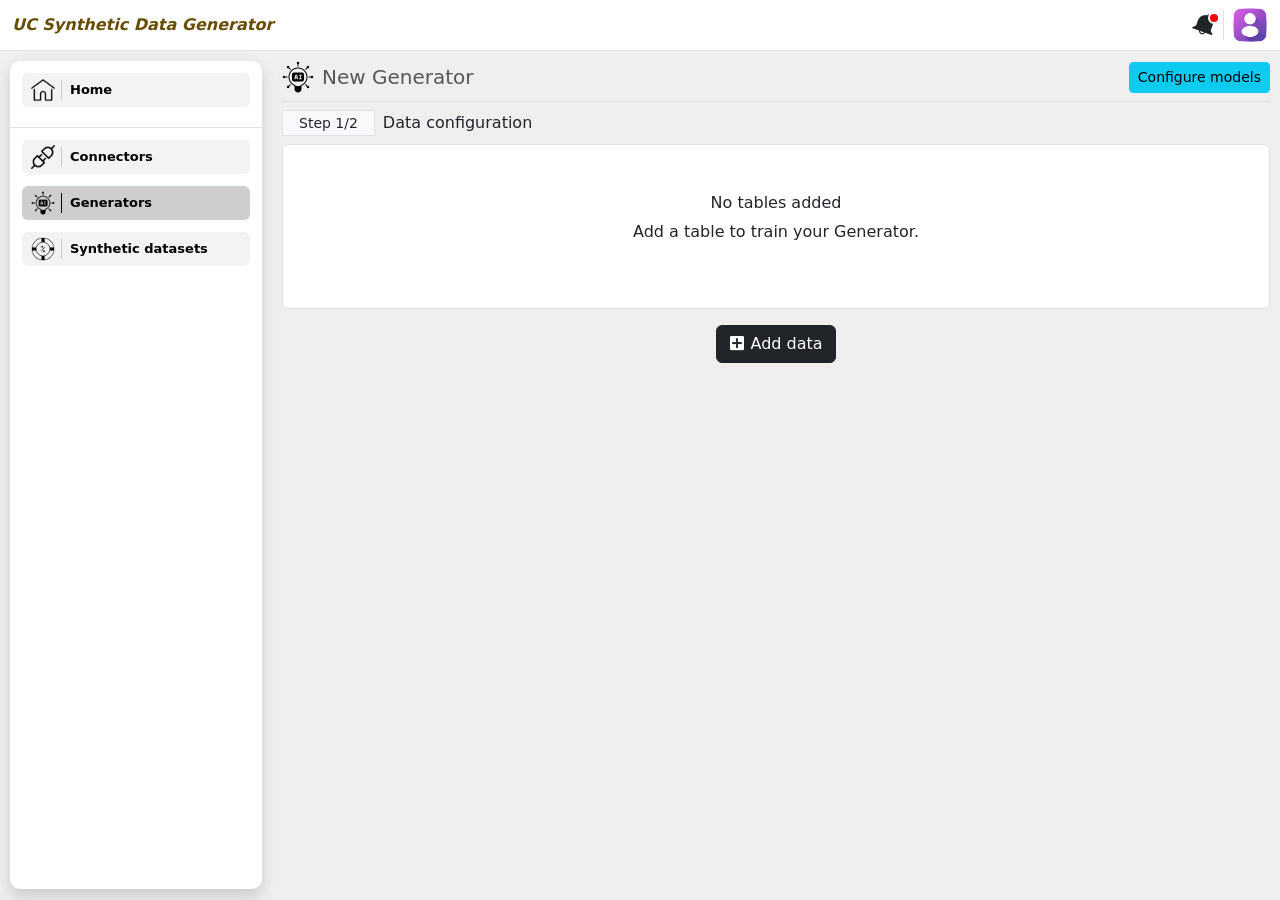
<file: index.html>
﻿<!doctype html>
<html lang="en">
  <head>
    <meta charset="utf-8">
    <meta name="viewport" content="width=device-width, initial-scale=1">
    <title>Bootstrap demo</title>
    <!-- bootstrap@5.3.2 -->
    <link rel="stylesheet" href="assets/css/bootstrap.css">
    <link rel="stylesheet" href="assets/css/icofont.css" rel="stylesheet" />
    <link rel="stylesheet" href="assets/css/style.css" rel="stylesheet" />
  </head>
  <body>
      <section class="bg-white border-bottom">
          <div class="container-fluid">
              <div class="row align-items-center headRow">
                  <div class="col-md">
                      <div class="logoBox">
                          <a href="#" class="text-warning-emphasis">UC Synthetic Data Generator</a>
                      </div>
                  </div>
                  <div class="col-md">
                      <div class="ms-auto">
                          <div class="d-flex justify-content-end align-items-center">
                              <div class="dropdown topDropdowns border-end pe-2 me-2">
                                  <a class="notifctnBell" href="#" role="button" data-bs-toggle="dropdown" aria-expanded="false">
                                      <span>
                                          <i class="icofont-notification text-dark"></i>
                                          <span class="blinkBell"></span>
                                      </span>
                                  </a>

                                  <ul class="dropdown-menu bg-light shadow dropdown-menu-end">
                                      <li><a class="dropdown-item" href="#">Profile</a></li>
                                      <li><a class="dropdown-item" href="#">Settings</a></li>
                                      <li><a class="dropdown-item" href="#">Logout</a></li>
                                  </ul>
                              </div>
                              <div class="dropdown topDropdowns">
                                  <a class="" href="#" role="button" data-bs-toggle="dropdown" aria-expanded="false">
                                      <img src="assets/img/icons/profile.png" height="36" />
                                  </a>

                                  <ul class="dropdown-menu bg-light shadow dropdown-menu-end">
                                      <li><a class="dropdown-item" href="#">Profile</a></li>
                                      <li><a class="dropdown-item" href="#">Settings</a></li>
                                      <li><a class="dropdown-item" href="#">Logout</a></li>
                                  </ul>
                              </div>
                          </div>
                      </div>
                  </div>
              </div>
          </div>
      </section>
      <section class="mainSection">
          <div class="sidebar shadow">
              <div class="border-bottom pb-2 mb-2 menuSide">
                  <a href="#" class="">
                      <img src="assets/img/icons/home.png" />
                      <span class="menuTxt">Home</span>
                  </a>
              </div>
              <div class="menuSide">
                  <a href="#" class="">
                      <img src="assets/img/icons/plug-in.png" />
                      <span class="menuTxt">Connectors</span>
                  </a>
                  <a href="#" class="active">
                      <img src="assets/img/icons/creative.png" />
                      <span class="menuTxt">Generators</span>
                  </a>
                  <a href="#" class="">
                      <img src="assets/img/icons/analysis.png" />
                      <span class="menuTxt">Synthetic datasets</span>
                  </a>
              </div>
          </div>
          <div class="contentArea">
              <div>
                  <!--  -->
                  <div class="d-flex align-items-center border-bottom pb-2 justify-content-between">
                      <div class="d-flex align-items-center">
                          <img src="assets/img/icons/creative.png" />
                          <h5 class="mb-0 text-body-secondary ms-2"> New Generator</h5>
                      </div>
                      <a href="configure-model.html" class="btn btn-info btn-sm">Configure models</a>
                  </div>
                  <div class="d-flex align-items-center my-2">
                      <span class="d-inline-block border px-3 py-0 me-2 bg-light"><small>Step 1/2</small></span><h6 class="mb-0">Data configuration</h6>
                  </div>
                  <div class="border mb-3 bg-white text-center rounded-2" id="noTbl">
                      <div class="py-5">
                          <h6>No tables added</h6>
                          <p>Add a table to train your Generator.</p>
                      </div>
                  </div>
                  <div class="border mb-3 bg-white rounded-2" id="Tbl" style="display:none">
                      <div>
                          <!-- Header row -->
                          <div style="padding:0 2.4rem 0 1.25rem;">
                              <div class="container-fluid border-bottom py-2 fw-bold">
                                  <div class="row">
                                      <div class="col">Table</div>
                                      <div class="col">Primary key <i class="bi bi-info-circle"></i></div>
                                      <div class="col">Foreign keys <i class="bi bi-info-circle"></i></div>
                                  </div>
                              </div>
                          </div>


                          <!-- Accordion below the header -->
                          <div class="accordion" id="modelAccordion">
                              <div class="accordion-item">
                                  <h2 class="accordion-header" id="heading1">
                                      <button class="accordion-button collapsed" type="button" data-bs-toggle="collapse" data-bs-target="#collapse1">
                                          <div class="container-fluid">
                                              <div class="row align-items-center">
                                                  <div class="col">Customer</div>
                                                  <div class="col">id</div>
                                                  <div class="col">customer_id <i class="bi bi-pencil"></i></div>
                                              </div>
                                          </div>
                                      </button>
                                  </h2>
                                  <div id="collapse1" class="accordion-collapse collapse" data-bs-parent="#modelAccordion">
                                      <div class="accordion-body">
                                          <!-- Details about the table or more settings -->
                                          You can place inputs or detailed info here.
                                      </div>
                                  </div>
                              </div>
                              <div class="accordion-item">
                                  <h2 class="accordion-header" id="heading2">
                                      <button class="accordion-button collapsed" type="button" data-bs-toggle="collapse" data-bs-target="#collapse2">
                                          <div class="container-fluid">
                                              <div class="row align-items-center">
                                                  <div class="col">↳ Order</div>
                                                  <div class="col">-</div>
                                                  <div class="col">customer_id <i class="bi bi-pencil"></i></div>
                                              </div>
                                          </div>
                                      </button>
                                  </h2>
                                  <div id="collapse2" class="accordion-collapse collapse" data-bs-parent="#modelAccordion">
                                      <div class="accordion-body">
                                          <!-- Details about the table or more settings -->
                                          You can place inputs or detailed info here.
                                      </div>
                                  </div>
                              </div>
                              <div class="accordion-item">
                                  <h2 class="accordion-header" id="heading3">
                                      <button class="accordion-button collapsed" type="button" data-bs-toggle="collapse" data-bs-target="#collapse3">
                                          <div class="container-fluid">
                                              <div class="row align-items-center">
                                                  <div class="col">↳ OrderLineItem</div>
                                                  <div class="col">-</div>
                                                  <div class="col">
                                                      <a class="d-inline-block bg-light rounded-4 border border-dark-subtle px-3 py-1" data-bs-toggle="offcanvas" href="#offcanvasExample" role="button" aria-controls="offcanvasExample">
                                                          <i class="icofont-pencil-alt-5"></i>
                                                      </a>
                                                  </div>
                                              </div>
                                          </div>
                                      </button>
                                  </h2>
                                  <div id="collapse3" class="accordion-collapse collapse" data-bs-parent="#modelAccordion">
                                      <div class="accordion-body">
                                          <!-- Details about the table or more settings -->
                                          You can place inputs or detailed info here.
                                      </div>
                                  </div>
                              </div>
                          </div>
                      </div>
                  </div>
                  <div class="text-center">
                      <a href="javascript:void(0)" data-bs-toggle="modal" data-bs-target="#addDataModal" class="btn btn-dark"><i class="icofont-plus-square"></i> Add data</a>
                  </div>
                  <!--  -->
              </div>
          </div>
      </section>
      <!-- Add Key -->
      <div class="offcanvas offcanvas-top" tabindex="-1" id="offcanvasExample" aria-labelledby="offcanvasExampleLabel">
          <div class="offcanvas-header">
              <h5 class="offcanvas-title" id="offcanvasExampleLabel">Foreign keys for table "OrderLineItem"</h5>
              <button type="button" class="btn-close" data-bs-dismiss="offcanvas" aria-label="Close"></button>
          </div>
          <div class="offcanvas-body">
              <div>
                  <table class="table table-bordered">
                      <tr>
                          <td>Foreign key</td>
                          <td>Referenced table</td>
                          <td>Referenced primary key</td>
                          <td>Is context?</td>
                      </tr>
                      <tr>
                          <td colspan="4" align="center">No foreign key defined</td>
                      </tr>
                  </table>
                  <div class="text-center mt-3 mb-2">
                      <a href="#" class="btn btn-info btn-sm"><i class="icofont-plus"></i> Add foreign key</a>
                  </div>
              </div>
          </div>
      </div>
      <!-- Add Data Modal -->
      <div class="modal fade" id="addDataModal" tabindex="-1" aria-labelledby="exampleModalLabel" aria-hidden="true">
          <div class="modal-dialog">
              <div class="modal-content">
                  <div class="modal-header">
                      <h1 class="modal-title fs-5 d-flex align-items-center" id="exampleModalLabel">
                          <img src="assets/img/icons/layout.png" class="me-2" />
                          <span>Add data</span>
                      </h1>
                      <button type="button" class="btn-close" data-bs-dismiss="modal" aria-label="Close"></button>
                  </div>
                  <div class="modal-body">
                      <h6 class="mb-3 text-body-secondary">Select data source</h6>
                      <div>
                          <a href="javascript:void(0)" onclick="uploadFunShow()" class="d-flex align-items-center justify-content-between border rounded-3 px-3 py-4 mb-3">
                              <div class="d-flex align-items-center">
                                  <img src="assets/img/icons/upload.png" />
                                  <h6 class="mb-0 ms-2 text-dark">Upload file</h6>
                              </div>
                              <span class=""><i class="icofont-rounded-right"></i></span>
                          </a>
                          <a href="javascript:void(0)" class="d-flex align-items-center justify-content-between border rounded-3 px-3 py-4">
                              <div class="d-flex align-items-center">
                                  <img src="assets/img/icons/plug-in.png">
                                  <h6 class="mb-0 ms-2 text-dark">Connect to source</h6>
                              </div>
                              <span class=""><i class="icofont-rounded-right"></i></span>
                          </a>
                      </div>
                  </div>
              </div>
          </div>
      </div>

      <!-- upload Data Modal -->
      <div class="modal fade" id="uploadDataModal" tabindex="-1" aria-labelledby="exampleModalLabel" aria-hidden="true">
          <div class="modal-dialog">
              <div class="modal-content">
                  <div class="modal-header">
                      <h1 class="modal-title fs-5 d-flex align-items-center" id="exampleModalLabel">
                          <img src="assets/img/icons/layout.png" class="me-2" />
                          <span>Add data</span>
                      </h1>
                      <button type="button" class="btn-close" data-bs-dismiss="modal" aria-label="Close"></button>
                  </div>
                  <div class="modal-body">
                      <h6 class="mb-3 text-body-secondary">Upload file</h6>
                      <div>
                          <div class="file-upload-box d-flex align-items-center justify-content-center text-center flex-column border border-2 border-dashed rounded-3 p-4" style="width: 100%; max-width: 400px; margin: 2rem auto; cursor: pointer;">
                              <div class="upload-icon mb-2">
                                  <svg xmlns="http://www.w3.org/2000/svg" width="48" height="48" fill="#ccc" class="bi bi-cloud-arrow-up" viewBox="0 0 16 16">
                                      <path fill-rule="evenodd" d="M8 0a5.53 5.53 0 0 0-5.481 6.089 4.5 4.5 0 1 0 5.452 6.902h3.528A3.5 3.5 0 1 0 13 6.5h-.035A5.53 5.53 0 0 0 8 0ZM7.646 9.854a.5.5 0 0 1 .708 0l2 2a.5.5 0 0 1-.708.708L8.5 11.207V14.5a.5.5 0 0 1-1 0v-3.293L6.354 12.56a.5.5 0 1 1-.708-.708l2-2Z" />
                                  </svg>
                              </div>
                              <div class="upload-text">
                                  <p class="mb-1 text-muted">Drag a file here or click to browse</p>
                                  <small class="text-muted">CSV, TSV, and Parquet files are supported.</small>
                              </div>
                              <input type="file" class="d-none" id="fileInput">
                          </div>

                          <div class="text-center">
                              <a href="javascript:void()" onclick="uploadFunHide()" class="btn btn-info">Proceed</a>
                          </div>
                      </div>
                  </div>
              </div>
          </div>
      </div>

      <script src="https://ajax.googleapis.com/ajax/libs/jquery/3.6.0/jquery.min.js"></script>
      <!-- bootstrap@5.3.2 -->
      <script src="https://cdn.jsdelivr.net/npm/@popperjs/core@2.11.8/dist/umd/popper.min.js" integrity="sha384-I7E8VVD/ismYTF4hNIPjVp/Zjvgyol6VFvRkX/vR+Vc4jQkC+hVqc2pM8ODewa9r" crossorigin="anonymous"></script>
      <script src="assets/js/bootstrap.min.js"></script>
      <!--<script src="assets/js/bootstrap.bundle.min.js"></script>-->
      <script>
          function uploadFunShow() {
              $("#addDataModal").modal('hide');
              $("#uploadDataModal").modal('show');
          }
          function uploadFunHide() {
              $("#uploadDataModal").modal('hide');
              $("#noTbl").hide();
              $("#Tbl").show();
          }
      </script>
  </body>
</html>
</file>
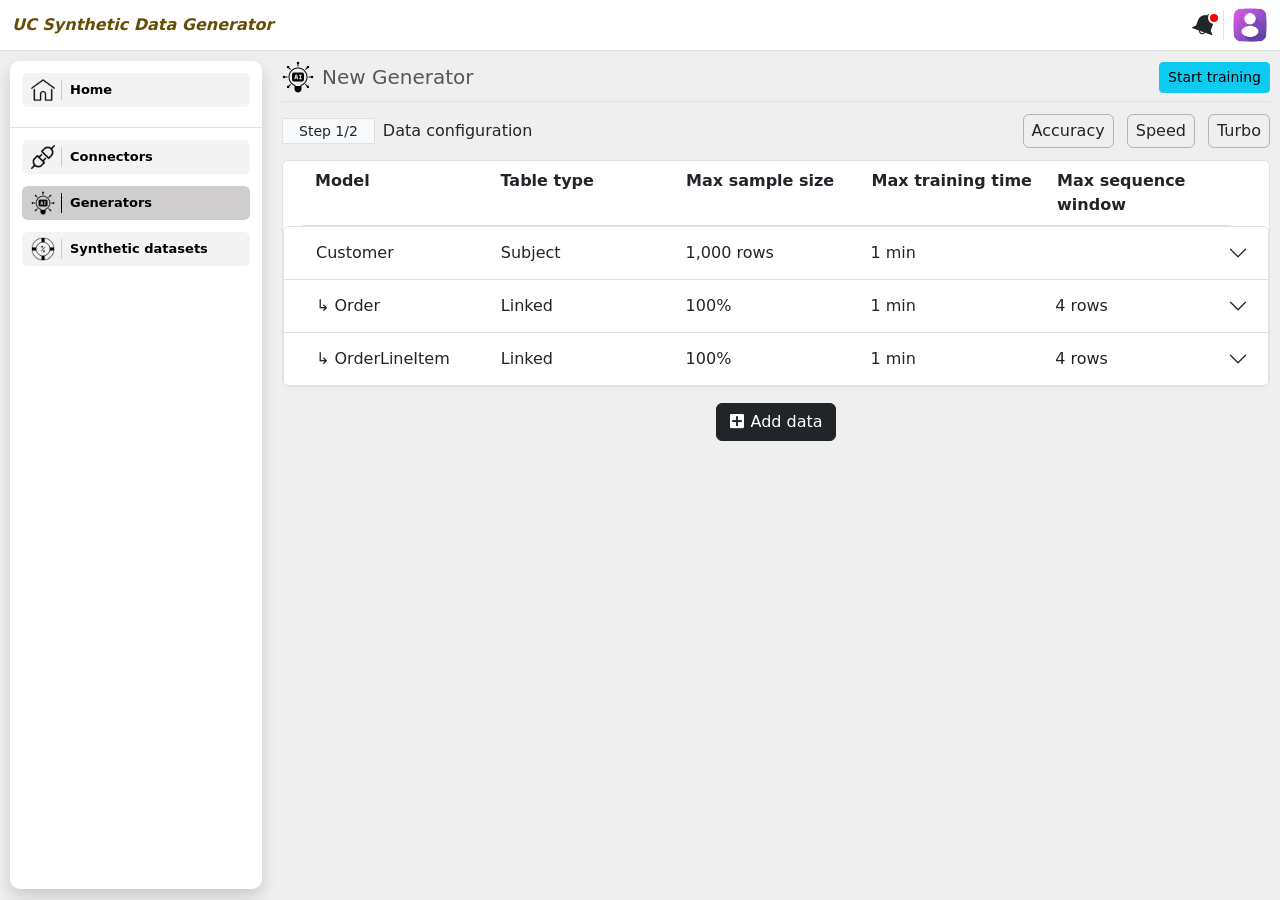
<file: configure-model.html>
﻿<!doctype html>
<html lang="en">
<head>
    <meta charset="utf-8">
    <meta name="viewport" content="width=device-width, initial-scale=1">
    <title>Bootstrap demo</title>
    <!-- bootstrap@5.3.2 -->
    <link rel="stylesheet" href="assets/css/bootstrap.css">
    <link rel="stylesheet" href="assets/css/icofont.css" rel="stylesheet" />
    <link rel="stylesheet" href="assets/css/style.css" rel="stylesheet" />
</head>
<body>
    <section class="bg-white border-bottom">
        <div class="container-fluid">
            <div class="row align-items-center headRow">
                <div class="col-md">
                    <div class="logoBox">
                        <a href="#" class="text-warning-emphasis">UC Synthetic Data Generator</a>
                    </div>
                </div>
                <div class="col-md">
                    <div class="ms-auto">
                        <div class="d-flex justify-content-end align-items-center">
                            <div class="dropdown topDropdowns border-end pe-2 me-2">
                                <a class="notifctnBell" href="#" role="button" data-bs-toggle="dropdown" aria-expanded="false">
                                    <span>
                                        <i class="icofont-notification text-dark"></i>
                                        <span class="blinkBell"></span>
                                    </span>
                                </a>

                                <ul class="dropdown-menu bg-light shadow dropdown-menu-end">
                                    <li><a class="dropdown-item" href="#">Profile</a></li>
                                    <li><a class="dropdown-item" href="#">Settings</a></li>
                                    <li><a class="dropdown-item" href="#">Logout</a></li>
                                </ul>
                            </div>
                            <div class="dropdown topDropdowns">
                                <a class="" href="#" role="button" data-bs-toggle="dropdown" aria-expanded="false">
                                    <img src="assets/img/icons/profile.png" height="36" />
                                </a>

                                <ul class="dropdown-menu bg-light shadow dropdown-menu-end">
                                    <li><a class="dropdown-item" href="#">Profile</a></li>
                                    <li><a class="dropdown-item" href="#">Settings</a></li>
                                    <li><a class="dropdown-item" href="#">Logout</a></li>
                                </ul>
                            </div>
                        </div>
                    </div>
                </div>
            </div>
        </div>
    </section>
    <section class="mainSection">
        <div class="sidebar shadow">
            <div class="border-bottom pb-2 mb-2 menuSide">
                <a href="#" class="">
                    <img src="assets/img/icons/home.png" />
                    <span class="menuTxt">Home</span>
                </a>
            </div>
            <div class="menuSide">
                <a href="#" class="">
                    <img src="assets/img/icons/plug-in.png" />
                    <span class="menuTxt">Connectors</span>
                </a>
                <a href="#" class="active">
                    <img src="assets/img/icons/creative.png" />
                    <span class="menuTxt">Generators</span>
                </a>
                <a href="#" class="">
                    <img src="assets/img/icons/analysis.png" />
                    <span class="menuTxt">Synthetic datasets</span>
                </a>
            </div>
        </div>
        <div class="contentArea">
            <div>
                <!--  -->
                <div class="d-flex align-items-center border-bottom pb-2 justify-content-between">
                    <div class="d-flex align-items-center">
                        <img src="assets/img/icons/creative.png" />
                        <h5 class="mb-0 text-body-secondary ms-2"> New Generator</h5>
                    </div>
                    <a href="start-training.html" class="btn btn-info btn-sm">Start training</a>
                </div>
                <div class="d-flex align-items-center my-2 justify-content-between">
                    <div class="d-flex align-items-center my-2">
                        <span class="d-inline-block border px-3 py-0 me-2 bg-light"><small>Step 1/2</small></span><h6 class="mb-0">Data configuration</h6>
                    </div>
                    <div>
                        <a href="#" class="d-inline-block border border-dark-subtle rounded-2 px-2 py-1 text-dark">Accuracy</a>
                        <a href="#" class="d-inline-block border border-dark-subtle rounded-2 px-2 py-1 text-dark mx-2">Speed</a>
                        <a href="#" class="d-inline-block border border-dark-subtle rounded-2 px-2 py-1 text-dark">Turbo</a>
                    </div>
                </div>
                
                <div class="border mb-3 bg-white rounded-2" id="Tbl">
                    <div>
                        <!-- Header row -->
                        <div style="padding:0 2.4rem 0 1.25rem;">
                            <div class="container-fluid border-bottom py-2 fw-bold">
                                <div class="row">
                                    <div class="col">Model</div>
                                    <div class="col">Table type <i class="bi bi-info-circle"></i></div>
                                    <div class="col">Max sample size <i class="bi bi-info-circle"></i></div>
                                    <div class="col">Max training time <i class="bi bi-info-circle"></i></div>
                                    <div class="col">Max sequence window <i class="bi bi-info-circle"></i></div>
                                </div>
                            </div>
                        </div>


                        <!-- Accordion below the header -->
                        <div class="accordion" id="modelAccordion">
                            <div class="accordion-item">
                                <h2 class="accordion-header" id="heading1">
                                    <button class="accordion-button collapsed" type="button" data-bs-toggle="collapse" data-bs-target="#collapse1">
                                        <div class="container-fluid">
                                            <div class="row align-items-center">
                                                <div class="col">Customer</div>
                                                <div class="col">Subject</div>
                                                <div class="col">1,000 rows</div>
                                                <div class="col">1 min</div>
                                                <div class="col"></div>
                                            </div>
                                        </div>
                                    </button>
                                </h2>
                                <div id="collapse1" class="accordion-collapse collapse" data-bs-parent="#modelAccordion">
                                    <div class="accordion-body">
                                        <div>
                                            <div class="row">
                                                <div class="col-md-3 mb-3">
                                                    <label class="label-sm">Models</label>
                                                    <input type="text" class="form-control" value="Customer" readonly>
                                                </div>
                                                <div class="col-md-3 mb-3">
                                                    <label class="label-sm">Table type</label>
                                                    <input type="text" class="form-control" value="Subject" readonly>
                                                </div>
                                                <div class="col-md-3 mb-3">
                                                    <label class="label-sm">Max sample size</label>
                                                    <div class="input-group">
                                                        <input type="text" class="form-control" value="1,000">
                                                        <span class="input-group-text">rows</span>
                                                    </div>
                                                </div>
                                                <div class="col-md-3 mb-3">
                                                    <label class="label-sm">Max training time</label>
                                                    <div class="input-group">
                                                        <input type="text" class="form-control" value="1">
                                                        <span class="input-group-text">min</span>
                                                    </div>
                                                </div>
                                            </div>

                                            <div class="row">
                                                <div class="col-md-3 mb-3">
                                                    <label class="label-sm">Max sequence window</label>
                                                    <input type="text" class="form-control" value="-" readonly>
                                                </div>
                                                <div class="col-md-3 mb-3">
                                                    <label class="label-sm">Max training epochs</label>
                                                    <div class="input-group">
                                                        <input type="text" class="form-control" value="100">
                                                        <span class="input-group-text">epochs</span>
                                                    </div>
                                                </div>
                                                <div class="col-md-3 mb-3">
                                                    <label class="label-sm">Model size</label>
                                                    <select class="form-select">
                                                        <option selected>Small</option>
                                                        <option>Medium</option>
                                                        <option>Large</option>
                                                    </select>
                                                </div>
                                                <div class="col-md-3 mb-3">
                                                    <label class="label-sm">Batch size</label>
                                                    <select class="form-select">
                                                        <option selected>Auto</option>
                                                        <option>Manual</option>
                                                    </select>
                                                </div>
                                            </div>

                                            <div class="row">
                                                <div class="col-md-3 mb-3">
                                                    <label class="label-sm">Flexible generation</label>
                                                    <div class="btn-group w-100">
                                                        <input type="radio" class="btn-check" name="flexGen" id="flexOn" checked>
                                                        <label class="btn btn-outline-primary" for="flexOn">On</label>

                                                        <input type="radio" class="btn-check" name="flexGen" id="flexOff">
                                                        <label class="btn btn-outline-primary" for="flexOff">Off</label>
                                                    </div>
                                                </div>
                                                <div class="col-md-3 mb-3">
                                                    <label class="label-sm">Value protection</label>
                                                    <div class="btn-group w-100">
                                                        <input type="radio" class="btn-check" name="valProtect" id="vpOn" checked>
                                                        <label class="btn btn-outline-primary" for="vpOn">On</label>

                                                        <input type="radio" class="btn-check" name="valProtect" id="vpOff">
                                                        <label class="btn btn-outline-primary" for="vpOff">Off</label>
                                                    </div>
                                                </div>
                                                <div class="col-md-3 mb-3">
                                                    <label class="label-sm">Rare category replacement</label>
                                                    <select class="form-select">
                                                        <option selected>Constant</option>
                                                        <option>Mode</option>
                                                        <option>Random</option>
                                                    </select>
                                                </div>
                                            </div>
                                        </div>
                                    </div>
                                </div>
                            </div>
                            <div class="accordion-item">
                                <h2 class="accordion-header" id="heading2">
                                    <button class="accordion-button collapsed" type="button" data-bs-toggle="collapse" data-bs-target="#collapse2">
                                        <div class="container-fluid">
                                            <div class="row align-items-center">
                                                <div class="col">↳ Order</div>
                                                <div class="col">Linked</div>
                                                <div class="col">100%</div>
                                                <div class="col">1 min</div>
                                                <div class="col">4 rows</div>
                                            </div>
                                        </div>
                                    </button>
                                </h2>
                                <div id="collapse2" class="accordion-collapse collapse" data-bs-parent="#modelAccordion">
                                    <div class="accordion-body">
                                        <!-- Details about the table or more settings -->
                                        You can place inputs or detailed info here.
                                    </div>
                                </div>
                            </div>
                            <div class="accordion-item">
                                <h2 class="accordion-header" id="heading3">
                                    <button class="accordion-button collapsed" type="button" data-bs-toggle="collapse" data-bs-target="#collapse3">
                                        <div class="container-fluid">
                                            <div class="row align-items-center">
                                                <div class="col">↳ OrderLineItem</div>
                                                <div class="col">Linked</div>
                                                <div class="col">100%</div>
                                                <div class="col">1 min</div>
                                                <div class="col">4 rows</div>
                                            </div>
                                        </div>
                                    </button>
                                </h2>
                                <div id="collapse3" class="accordion-collapse collapse" data-bs-parent="#modelAccordion">
                                    <div class="accordion-body">
                                        <!-- Details about the table or more settings -->
                                        You can place inputs or detailed info here.
                                    </div>
                                </div>
                            </div>
                        </div>
                    </div>
                </div>
                <div class="text-center">
                    <a href="javascript:void(0)" data-bs-toggle="modal" data-bs-target="#addDataModal" class="btn btn-dark"><i class="icofont-plus-square"></i> Add data</a>
                </div>
                <!--  -->
            </div>
        </div>
    </section>
    

    <script src="https://ajax.googleapis.com/ajax/libs/jquery/3.6.0/jquery.min.js"></script>
    <!-- bootstrap@5.3.2 -->
    <script src="https://cdn.jsdelivr.net/npm/@popperjs/core@2.11.8/dist/umd/popper.min.js" integrity="sha384-I7E8VVD/ismYTF4hNIPjVp/Zjvgyol6VFvRkX/vR+Vc4jQkC+hVqc2pM8ODewa9r" crossorigin="anonymous"></script>
    <script src="assets/js/bootstrap.min.js"></script>
    <!--<script src="assets/js/bootstrap.bundle.min.js"></script>-->
    
</body>
</html>
</file>
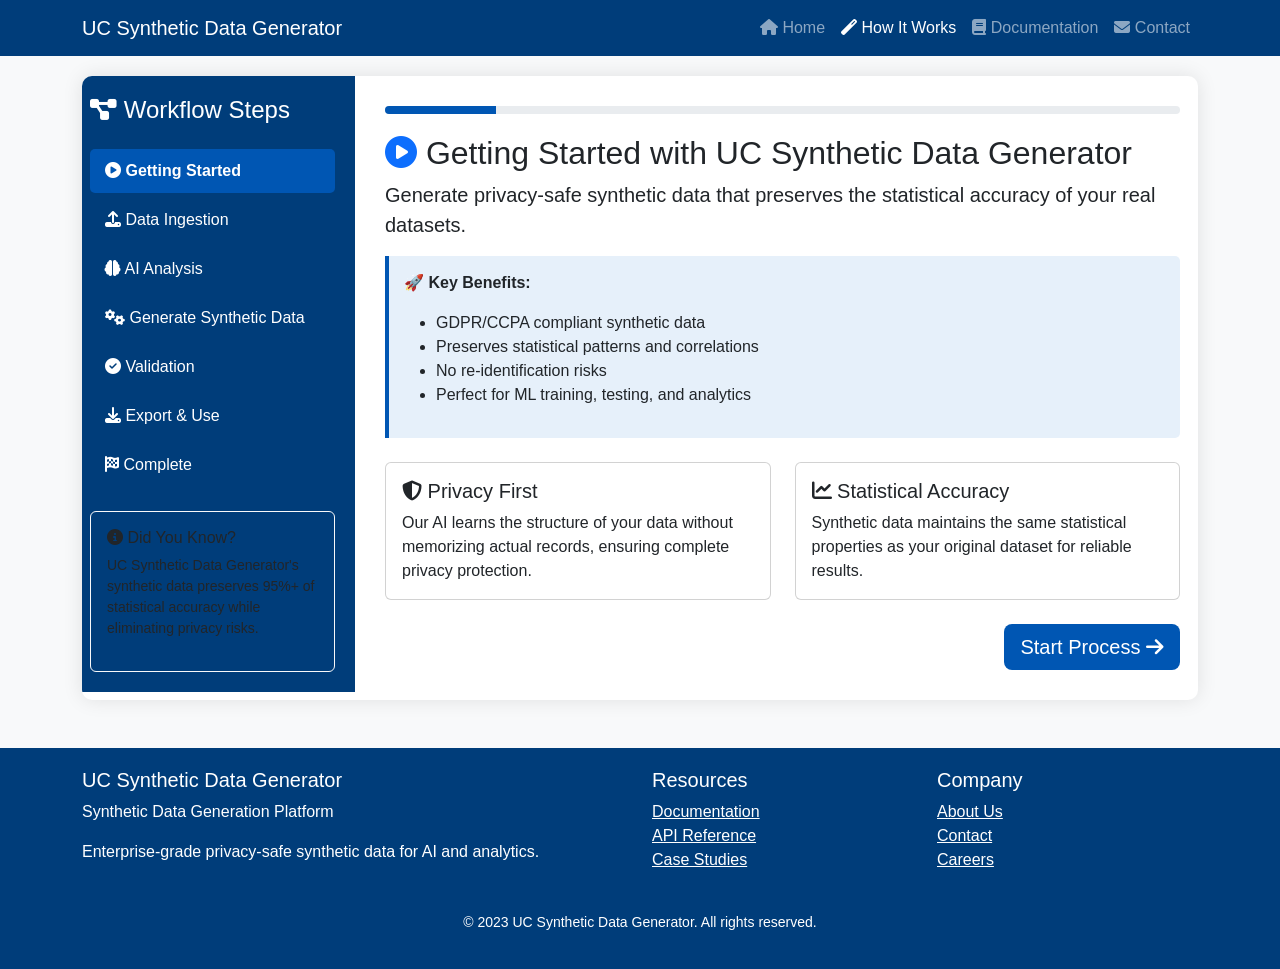
<file: HtmlPage.html>
﻿<!DOCTYPE html>
<html lang="en">
<head>
    <meta charset="UTF-8">
    <meta name="viewport" content="width=device-width, initial-scale=1.0">
    <title>UC Synthetic Data Generator Synthetic Data Generator</title>
    <!-- Bootstrap CSS -->
    <link href="https://cdn.jsdelivr.net/npm/bootstrap@5.3.0/dist/css/bootstrap.min.css" rel="stylesheet">
    <!-- Font Awesome -->
    <link rel="stylesheet" href="https://cdnjs.cloudflare.com/ajax/libs/font-awesome/6.4.0/css/all.min.css">
    <style>
        :root {
            --mostly-blue: #0056b3;
            --mostly-light-blue: #e6f0fa;
            --mostly-dark-blue: #003d7a;
        }

        body {
            font-family: 'Segoe UI', Tahoma, Geneva, Verdana, sans-serif;
            background-color: #f8f9fa;
        }

        .navbar-brand img {
            height: 30px;
        }

        .app-container {
            background-color: white;
            border-radius: 10px;
            box-shadow: 0 0 20px rgba(0, 0, 0, 0.1);
            overflow: hidden;
            margin-top: 20px;
        }

        .sidebar {
            background-color: var(--mostly-dark-blue);
            color: white;
            padding: 20px;
            height: 100%;
        }

            .sidebar .step {
                padding: 10px 15px;
                margin-bottom: 5px;
                border-radius: 5px;
                cursor: pointer;
                transition: all 0.3s;
            }

                .sidebar .step:hover {
                    background-color: rgba(255, 255, 255, 0.1);
                }

                .sidebar .step.active {
                    background-color: var(--mostly-blue);
                    font-weight: bold;
                }

                .sidebar .step.completed {
                    opacity: 0.8;
                }

                    .sidebar .step.completed::before {
                        content: "✓ ";
                    }

        .main-content {
            padding: 30px;
            min-height: 500px;
        }

        .step-content {
            display: none;
        }

            .step-content.active {
                display: block;
                animation: fadeIn 0.5s;
            }

        @keyframes fadeIn {
            from {
                opacity: 0;
            }

            to {
                opacity: 1;
            }
        }

        .btn-mostly {
            background-color: var(--mostly-blue);
            color: white;
            border: none;
        }

            .btn-mostly:hover {
                background-color: var(--mostly-dark-blue);
                color: white;
            }

        .progress {
            height: 8px;
            margin-bottom: 20px;
        }

        .progress-bar {
            background-color: var(--mostly-blue);
        }

        .highlight-box {
            background-color: var(--mostly-light-blue);
            border-left: 4px solid var(--mostly-blue);
            padding: 15px;
            margin: 15px 0;
            border-radius: 0 5px 5px 0;
        }

        .file-upload {
            border: 2px dashed #ddd;
            padding: 30px;
            text-align: center;
            border-radius: 5px;
            cursor: pointer;
            transition: all 0.3s;
        }

            .file-upload:hover {
                border-color: var(--mostly-blue);
                background-color: #f5f9ff;
            }

        .data-preview {
            max-height: 300px;
            overflow-y: auto;
            margin-top: 20px;
        }

        .stats-card {
            border-left: 3px solid var(--mostly-blue);
            margin-bottom: 15px;
        }

        .synthetic-data-card {
            border: 1px solid #ddd;
            border-radius: 5px;
            padding: 15px;
            margin-bottom: 15px;
            background-color: white;
        }

            .synthetic-data-card h5 {
                color: var(--mostly-blue);
            }

        .footer {
            background-color: var(--mostly-dark-blue);
            color: white;
            padding: 20px 0;
            margin-top: 40px;
        }
    </style>
</head>
<body>
    <!-- Navigation -->
    <nav class="navbar navbar-expand-lg navbar-dark" style="background-color: var(--mostly-dark-blue);">
        <div class="container">
            <a class="navbar-brand" href="#">
                UC Synthetic Data Generator
            </a>
            <button class="navbar-toggler" type="button" data-bs-toggle="collapse" data-bs-target="#navbarNav">
                <span class="navbar-toggler-icon"></span>
            </button>
            <div class="collapse navbar-collapse" id="navbarNav">
                <ul class="navbar-nav ms-auto">
                    <li class="nav-item">
                        <a class="nav-link" href="#"><i class="fas fa-home"></i> Home</a>
                    </li>
                    <li class="nav-item">
                        <a class="nav-link active" href="#"><i class="fas fa-magic"></i> How It Works</a>
                    </li>
                    <li class="nav-item">
                        <a class="nav-link" href="#"><i class="fas fa-book"></i> Documentation</a>
                    </li>
                    <li class="nav-item">
                        <a class="nav-link" href="#"><i class="fas fa-envelope"></i> Contact</a>
                    </li>
                </ul>
            </div>
        </div>
    </nav>

    <!-- Main App Container -->
    <div class="container mb-5">
        <div class="app-container">
            <div class="row">
                <!-- Sidebar -->
                <div class="col-md-3 sidebar">
                    <h4 class="mb-4"><i class="fas fa-project-diagram"></i> Workflow Steps</h4>
                    <div class="step active" data-step="1">
                        <i class="fas fa-play-circle"></i> Getting Started
                    </div>
                    <div class="step" data-step="2">
                        <i class="fas fa-upload"></i> Data Ingestion
                    </div>
                    <div class="step" data-step="3">
                        <i class="fas fa-brain"></i> AI Analysis
                    </div>
                    <div class="step" data-step="4">
                        <i class="fas fa-cogs"></i> Generate Synthetic Data
                    </div>
                    <div class="step" data-step="5">
                        <i class="fas fa-check-circle"></i> Validation
                    </div>
                    <div class="step" data-step="6">
                        <i class="fas fa-download"></i> Export & Use
                    </div>
                    <div class="step" data-step="7">
                        <i class="fas fa-flag-checkered"></i> Complete
                    </div>

                    <div class="mt-4">
                        <div class="card bg-transparent border-light">
                            <div class="card-body">
                                <h6><i class="fas fa-info-circle"></i> Did You Know?</h6>
                                <p class="small">UC Synthetic Data Generator's synthetic data preserves 95%+ of statistical accuracy while eliminating privacy risks.</p>
                            </div>
                        </div>
                    </div>
                </div>

                <!-- Main Content -->
                <div class="col-md-9 main-content">
                    <div class="progress">
                        <div class="progress-bar" role="progressbar" style="width: 14%;" aria-valuenow="14" aria-valuemin="0" aria-valuemax="100"></div>
                    </div>

                    <!-- Step 1 Content -->
                    <div class="step-content active" id="step1">
                        <h2><i class="fas fa-play-circle text-primary"></i> Getting Started with UC Synthetic Data Generator</h2>
                        <p class="lead">Generate privacy-safe synthetic data that preserves the statistical accuracy of your real datasets.</p>

                        <div class="highlight-box">
                            <p><strong>🚀 Key Benefits:</strong></p>
                            <ul>
                                <li>GDPR/CCPA compliant synthetic data</li>
                                <li>Preserves statistical patterns and correlations</li>
                                <li>No re-identification risks</li>
                                <li>Perfect for ML training, testing, and analytics</li>
                            </ul>
                        </div>

                        <div class="row mt-4">
                            <div class="col-md-6">
                                <div class="card h-100">
                                    <div class="card-body">
                                        <h5 class="card-title"><i class="fas fa-shield-alt"></i> Privacy First</h5>
                                        <p class="card-text">Our AI learns the structure of your data without memorizing actual records, ensuring complete privacy protection.</p>
                                    </div>
                                </div>
                            </div>
                            <div class="col-md-6">
                                <div class="card h-100">
                                    <div class="card-body">
                                        <h5 class="card-title"><i class="fas fa-chart-line"></i> Statistical Accuracy</h5>
                                        <p class="card-text">Synthetic data maintains the same statistical properties as your original dataset for reliable results.</p>
                                    </div>
                                </div>
                            </div>
                        </div>

                        <div class="text-end mt-4">
                            <button class="btn btn-mostly btn-lg next-step" data-next="2">Start Process <i class="fas fa-arrow-right"></i></button>
                        </div>
                    </div>

                    <!-- Step 2 Content -->
                    <div class="step-content" id="step2">
                        <h2><i class="fas fa-upload text-primary"></i> Data Ingestion</h2>
                        <p>Upload your real dataset to begin the synthetic data generation process.</p>

                        <div class="file-upload mb-4" id="uploadArea">
                            <i class="fas fa-cloud-upload-alt fa-3x mb-3" style="color: var(--mostly-blue);"></i>
                            <h5>Drag & Drop your file here</h5>
                            <p class="text-muted">or click to browse files</p>
                            <p class="small">Supported formats: CSV, JSON, Parquet, SQL</p>
                            <input type="file" id="fileInput" class="d-none" accept=".csv,.json,.parquet,.sql">
                        </div>

                        <div id="fileInfo" class="d-none">
                            <div class="alert alert-success">
                                <i class="fas fa-check-circle"></i> File uploaded successfully!
                                <strong id="fileName"></strong> (<span id="fileSize"></span>)
                            </div>

                            <div class="card">
                                <div class="card-header">
                                    <h5 class="mb-0">Data Preview</h5>
                                </div>
                                <div class="card-body data-preview">
                                    <div class="table-responsive">
                                        <table class="table table-sm" id="previewTable">
                                            <thead>
                                                <tr id="previewHeaders"></tr>
                                            </thead>
                                            <tbody id="previewRows"></tbody>
                                        </table>
                                    </div>
                                </div>
                            </div>
                        </div>

                        <div class="row mt-3">
                            <div class="col">
                                <button class="btn btn-outline-secondary prev-step" data-prev="1"><i class="fas fa-arrow-left"></i> Back</button>
                            </div>
                            <div class="col text-end">
                                <button class="btn btn-mostly next-step" id="analyzeBtn" data-next="3" disabled>Analyze Data <i class="fas fa-arrow-right"></i></button>
                            </div>
                        </div>
                    </div>

                    <!-- Step 3 Content -->
                    <div class="step-content" id="step3">
                        <h2><i class="fas fa-brain text-primary"></i> AI Analysis</h2>
                        <p>UC Synthetic Data Generator's proprietary deep learning models analyze your data to understand its structure and patterns.</p>

                        <div class="highlight-box">
                            <p><strong>🔍 What we analyze:</strong></p>
                            <ul>
                                <li>Statistical distributions of each column</li>
                                <li>Correlations between variables</li>
                                <li>Complex patterns and relationships</li>
                                <li>Data quality issues</li>
                            </ul>
                        </div>

                        <div class="text-center my-4" id="analysisProgress">
                            <div class="spinner-border text-primary" role="status">
                                <span class="visually-hidden">Loading...</span>
                            </div>
                            <p class="mt-2">Analyzing your data...</p>
                        </div>

                        <div id="analysisResults" class="d-none">
                            <h5 class="mb-3">Analysis Results</h5>
                            <div class="row">
                                <div class="col-md-4">
                                    <div class="card stats-card">
                                        <div class="card-body">
                                            <h6 class="card-subtitle mb-2 text-muted">Columns Analyzed</h6>
                                            <h3 class="card-text text-center" id="columnCount">12</h3>
                                        </div>
                                    </div>
                                </div>
                                <div class="col-md-4">
                                    <div class="card stats-card">
                                        <div class="card-body">
                                            <h6 class="card-subtitle mb-2 text-muted">Rows Processed</h6>
                                            <h3 class="card-text text-center" id="rowCount">10,245</h3>
                                        </div>
                                    </div>
                                </div>
                                <div class="col-md-4">
                                    <div class="card stats-card">
                                        <div class="card-body">
                                            <h6 class="card-subtitle mb-2 text-muted">Key Correlations</h6>
                                            <h3 class="card-text text-center" id="correlationCount">28</h3>
                                        </div>
                                    </div>
                                </div>
                            </div>

                            <div class="card mt-4">
                                <div class="card-header">
                                    <h5 class="mb-0">Data Statistics</h5>
                                </div>
                                <div class="card-body">
                                    <div class="table-responsive">
                                        <table class="table table-sm">
                                            <thead>
                                                <tr>
                                                    <th>Column</th>
                                                    <th>Type</th>
                                                    <th>Unique Values</th>
                                                    <th>Missing %</th>
                                                    <th>Mean/Mode</th>
                                                </tr>
                                            </thead>
                                            <tbody id="statsTable">
                                                <!-- Filled by JavaScript -->
                                            </tbody>
                                        </table>
                                    </div>
                                </div>
                            </div>
                        </div>

                        <div class="row mt-3">
                            <div class="col">
                                <button class="btn btn-outline-secondary prev-step" data-prev="2"><i class="fas fa-arrow-left"></i> Back</button>
                            </div>
                            <div class="col text-end">
                                <button class="btn btn-mostly next-step" id="generateBtn" data-next="4" disabled>Generate Data <i class="fas fa-arrow-right"></i></button>
                            </div>
                        </div>
                    </div>

                    <!-- Step 4 Content -->
                    <div class="step-content" id="step4">
                        <h2><i class="fas fa-cogs text-primary"></i> Generate Synthetic Data</h2>
                        <p>Configure and generate your synthetic dataset based on the analysis.</p>

                        <div class="row">
                            <div class="col-md-6">
                                <div class="card mb-4">
                                    <div class="card-header">
                                        <h5 class="mb-0">Generation Settings</h5>
                                    </div>
                                    <div class="card-body">
                                        <div class="mb-3">
                                            <label class="form-label">Number of Rows</label>
                                            <input type="number" class="form-control" id="rowAmount" value="10000" min="100" max="1000000">
                                        </div>
                                        <div class="mb-3">
                                            <label class="form-label">Privacy Level</label>
                                            <select class="form-select" id="privacyLevel">
                                                <option value="low">Low (Maximum Utility)</option>
                                                <option value="medium" selected>Medium (Balanced)</option>
                                                <option value="high">High (Maximum Privacy)</option>
                                            </select>
                                        </div>
                                        <div class="form-check mb-3">
                                            <input class="form-check-input" type="checkbox" id="includeOutliers" checked>
                                            <label class="form-check-label" for="includeOutliers">Include outliers</label>
                                        </div>
                                    </div>
                                </div>
                            </div>
                            <div class="col-md-6">
                                <div class="card">
                                    <div class="card-header">
                                        <h5 class="mb-0">Advanced Options</h5>
                                    </div>
                                    <div class="card-body">
                                        <div class="mb-3">
                                            <label class="form-label">Data Format</label>
                                            <select class="form-select" id="dataFormat">
                                                <option value="csv" selected>CSV</option>
                                                <option value="json">JSON</option>
                                                <option value="parquet">Parquet</option>
                                            </select>
                                        </div>
                                        <div class="mb-3">
                                            <label class="form-label">Column Specific Settings</label>
                                            <button class="btn btn-sm btn-outline-primary w-100" data-bs-toggle="modal" data-bs-target="#columnSettingsModal">
                                                Configure Columns <i class="fas fa-cog"></i>
                                            </button>
                                        </div>
                                    </div>
                                </div>
                            </div>
                        </div>

                        <div class="text-center my-4" id="generationProgress">
                            <button class="btn btn-mostly btn-lg" id="startGeneration">
                                <i class="fas fa-play"></i> Start Generation
                            </button>
                        </div>

                        <div id="generationResults" class="d-none">
                            <div class="alert alert-success">
                                <i class="fas fa-check-circle"></i> Synthetic data generated successfully!
                            </div>

                            <div class="card">
                                <div class="card-header">
                                    <h5 class="mb-0">Synthetic Data Preview</h5>
                                </div>
                                <div class="card-body data-preview">
                                    <div class="table-responsive">
                                        <table class="table table-sm">
                                            <thead>
                                                <tr id="syntheticHeaders"></tr>
                                            </thead>
                                            <tbody id="syntheticRows"></tbody>
                                        </table>
                                    </div>
                                </div>
                            </div>

                            <div class="row mt-3">
                                <div class="col-md-6">
                                    <div class="synthetic-data-card">
                                        <h5><i class="fas fa-shield-alt"></i> Privacy Metrics</h5>
                                        <ul>
                                            <li>k-anonymity: <strong>≥15</strong></li>
                                            <li>l-diversity: <strong>≥5</strong></li>
                                            <li>Re-identification risk: <strong>&lt;0.1%</strong></li>
                                        </ul>
                                    </div>
                                </div>
                                <div class="col-md-6">
                                    <div class="synthetic-data-card">
                                        <h5><i class="fas fa-chart-bar"></i> Statistical Fidelity</h5>
                                        <ul>
                                            <li>Column distributions: <strong>98% match</strong></li>
                                            <li>Correlations preserved: <strong>96%</strong></li>
                                            <li>Outliers replicated: <strong>92%</strong></li>
                                        </ul>
                                    </div>
                                </div>
                            </div>
                        </div>

                        <div class="row mt-3">
                            <div class="col">
                                <button class="btn btn-outline-secondary prev-step" data-prev="3"><i class="fas fa-arrow-left"></i> Back</button>
                            </div>
                            <div class="col text-end">
                                <button class="btn btn-mostly next-step" id="validateBtn" data-next="5" disabled>Validate Data <i class="fas fa-arrow-right"></i></button>
                            </div>
                        </div>
                    </div>

                    <!-- Step 5 Content -->
                    <div class="step-content" id="step5">
                        <h2><i class="fas fa-check-circle text-primary"></i> Data Validation</h2>
                        <p>Verify the quality and privacy compliance of your synthetic dataset.</p>

                        <div class="highlight-box">
                            <p><strong>🔍 Validation Checks:</strong></p>
                            <ul>
                                <li>Privacy risk assessment</li>
                                <li>Statistical similarity to original data</li>
                                <li>Data quality metrics</li>
                                <li>Compliance with regulations</li>
                            </ul>
                        </div>

                        <div class="text-center my-4" id="validationProgress">
                            <div class="spinner-border text-primary" role="status">
                                <span class="visually-hidden">Loading...</span>
                            </div>
                            <p class="mt-2">Validating your synthetic data...</p>
                        </div>

                        <div id="validationResults" class="d-none">
                            <div class="alert alert-success">
                                <i class="fas fa-check-circle"></i> Validation passed successfully!
                            </div>

                            <div class="row">
                                <div class="col-md-6">
                                    <div class="card mb-4">
                                        <div class="card-header bg-success text-white">
                                            <h5 class="mb-0">Privacy Validation</h5>
                                        </div>
                                        <div class="card-body">
                                            <div class="mb-3">
                                                <h6>Re-identification Risk</h6>
                                                <div class="progress">
                                                    <div class="progress-bar bg-success" role="progressbar" style="width: 0.5%;">0.5%</div>
                                                </div>
                                                <small class="text-muted">(Below 1% threshold)</small>
                                            </div>
                                            <div class="mb-3">
                                                <h6>k-Anonymity</h6>
                                                <div class="progress">
                                                    <div class="progress-bar bg-success" role="progressbar" style="width: 100%;">k=15</div>
                                                </div>
                                            </div>
                                            <div>
                                                <h6>l-Diversity</h6>
                                                <div class="progress">
                                                    <div class="progress-bar bg-success" role="progressbar" style="width: 100%;">l=7</div>
                                                </div>
                                            </div>
                                        </div>
                                    </div>
                                </div>
                                <div class="col-md-6">
                                    <div class="card mb-4">
                                        <div class="card-header bg-success text-white">
                                            <h5 class="mb-0">Utility Validation</h5>
                                        </div>
                                        <div class="card-body">
                                            <div class="mb-3">
                                                <h6>Statistical Similarity</h6>
                                                <div class="progress">
                                                    <div class="progress-bar bg-success" role="progressbar" style="width: 97%;">97%</div>
                                                </div>
                                            </div>
                                            <div class="mb-3">
                                                <h6>Correlation Preservation</h6>
                                                <div class="progress">
                                                    <div class="progress-bar bg-success" role="progressbar" style="width: 95%;">95%</div>
                                                </div>
                                            </div>
                                            <div>
                                                <h6>Data Quality Score</h6>
                                                <div class="progress">
                                                    <div class="progress-bar bg-success" role="progressbar" style="width: 98%;">98/100</div>
                                                </div>
                                            </div>
                                        </div>
                                    </div>
                                </div>
                            </div>

                            <div class="card">
                                <div class="card-header">
                                    <h5 class="mb-0">Validation Report Summary</h5>
                                </div>
                                <div class="card-body">
                                    <div class="table-responsive">
                                        <table class="table table-sm">
                                            <thead>
                                                <tr>
                                                    <th>Metric</th>
                                                    <th>Result</th>
                                                    <th>Status</th>
                                                </tr>
                                            </thead>
                                            <tbody>
                                                <tr>
                                                    <td>Privacy Compliance</td>
                                                    <td>GDPR, CCPA, HIPAA</td>
                                                    <td><span class="badge bg-success">Passed</span></td>
                                                </tr>
                                                <tr>
                                                    <td>Statistical Fidelity</td>
                                                    <td>97% similarity</td>
                                                    <td><span class="badge bg-success">Excellent</span></td>
                                                </tr>
                                                <tr>
                                                    <td>Data Quality</td>
                                                    <td>98/100 score</td>
                                                    <td><span class="badge bg-success">Excellent</span></td>
                                                </tr>
                                                <tr>
                                                    <td>Re-identification Risk</td>
                                                    <td>0.5%</td>
                                                    <td><span class="badge bg-success">Safe</span></td>
                                                </tr>
                                            </tbody>
                                        </table>
                                    </div>
                                </div>
                            </div>
                        </div>

                        <div class="row mt-3">
                            <div class="col">
                                <button class="btn btn-outline-secondary prev-step" data-prev="4"><i class="fas fa-arrow-left"></i> Back</button>
                            </div>
                            <div class="col text-end">
                                <button class="btn btn-mostly next-step" id="exportBtn" data-next="6" disabled>Export Data <i class="fas fa-arrow-right"></i></button>
                            </div>
                        </div>
                    </div>

                    <!-- Step 6 Content -->
                    <div class="step-content" id="step6">
                        <h2><i class="fas fa-download text-primary"></i> Export & Use</h2>
                        <p>Download your synthetic dataset or integrate it directly with your systems.</p>

                        <div class="row">
                            <div class="col-md-6">
                                <div class="card mb-4">
                                    <div class="card-header">
                                        <h5 class="mb-0">Export Options</h5>
                                    </div>
                                    <div class="card-body">
                                        <div class="mb-3">
                                            <label class="form-label">File Format</label>
                                            <select class="form-select" id="exportFormat">
                                                <option value="csv" selected>CSV</option>
                                                <option value="json">JSON</option>
                                                <option value="parquet">Parquet</option>
                                                <option value="sql">SQL Insert Statements</option>
                                            </select>
                                        </div>
                                        <div class="mb-3">
                                            <label class="form-label">Compression</label>
                                            <select class="form-select" id="compression">
                                                <option value="none" selected>None</option>
                                                <option value="zip">ZIP</option>
                                                <option value="gzip">GZIP</option>
                                            </select>
                                        </div>
                                        <button class="btn btn-mostly w-100" id="downloadBtn">
                                            <i class="fas fa-download"></i> Download File
                                        </button>
                                    </div>
                                </div>
                            </div>
                            <div class="col-md-6">
                                <div class="card">
                                    <div class="card-header">
                                        <h5 class="mb-0">Integration Options</h5>
                                    </div>
                                    <div class="card-body">
                                        <div class="mb-3">
                                            <label class="form-label">Direct Integration</label>
                                            <select class="form-select" id="integrationType">
                                                <option value="" selected disabled>Select integration...</option>
                                                <option value="s3">Amazon S3</option>
                                                <option value="bigquery">Google BigQuery</option>
                                                <option value="snowflake">Snowflake</option>
                                                <option value="api">API Endpoint</option>
                                            </select>
                                        </div>
                                        <div class="mb-3">
                                            <label class="form-label">Connection Details</label>
                                            <input type="text" class="form-control" placeholder="Connection string or URL" id="connectionString" disabled>
                                        </div>
                                        <button class="btn btn-outline-primary w-100" id="connectBtn" disabled>
                                            <i class="fas fa-plug"></i> Connect
                                        </button>
                                    </div>
                                </div>
                            </div>
                        </div>

                        <div class="highlight-box mt-4">
                            <p><strong>💡 Popular Use Cases:</strong></p>
                            <div class="row">
                                <div class="col-md-4">
                                    <div class="text-center p-2">
                                        <i class="fas fa-robot fa-2x mb-2" style="color: var(--mostly-blue);"></i>
                                        <h6>ML Training</h6>
                                        <p class="small">Train models without privacy risks</p>
                                    </div>
                                </div>
                                <div class="col-md-4">
                                    <div class="text-center p-2">
                                        <i class="fas fa-vial fa-2x mb-2" style="color: var(--mostly-blue);"></i>
                                        <h6>Testing</h6>
                                        <p class="small">Test applications with realistic data</p>
                                    </div>
                                </div>
                                <div class="col-md-4">
                                    <div class="text-center p-2">
                                        <i class="fas fa-share-alt fa-2x mb-2" style="color: var(--mostly-blue);"></i>
                                        <h6>Data Sharing</h6>
                                        <p class="small">Share safely with teams/partners</p>
                                    </div>
                                </div>
                            </div>
                        </div>

                        <div class="row mt-3">
                            <div class="col">
                                <button class="btn btn-outline-secondary prev-step" data-prev="5"><i class="fas fa-arrow-left"></i> Back</button>
                            </div>
                            <div class="col text-end">
                                <button class="btn btn-mostly next-step" data-next="7">Complete <i class="fas fa-flag-checkered"></i></button>
                            </div>
                        </div>
                    </div>

                    <!-- Step 7 Content -->
                    <div class="step-content" id="step7">
                        <div class="text-center py-5">
                            <i class="fas fa-check-circle fa-5x text-success mb-4"></i>
                            <h2>Synthetic Data Generated Successfully!</h2>
                            <p class="lead">Your privacy-safe dataset is ready to use.</p>

                            <div class="row justify-content-center mt-4">
                                <div class="col-md-8">
                                    <div class="card">
                                        <div class="card-body">
                                            <h5 class="card-title">Next Steps</h5>
                                            <div class="d-grid gap-2">
                                                <button class="btn btn-mostly">
                                                    <i class="fas fa-redo"></i> Generate Another Dataset
                                                </button>
                                                <button class="btn btn-outline-primary">
                                                    <i class="fas fa-book"></i> View Documentation
                                                </button>
                                                <button class="btn btn-outline-secondary">
                                                    <i class="fas fa-download"></i> Download Again
                                                </button>
                                            </div>
                                        </div>
                                    </div>
                                </div>
                            </div>

                            <div class="mt-5">
                                <h5>Want to learn more about UC Synthetic Data Generator?</h5>
                                <div class="d-flex justify-content-center gap-3 mt-3">
                                    <button class="btn btn-outline-primary">
                                        <i class="fas fa-desktop"></i> Demo
                                    </button>
                                    <button class="btn btn-outline-primary">
                                        <i class="fas fa-file-alt"></i> Case Studies
                                    </button>
                                    <button class="btn btn-outline-primary">
                                        <i class="fas fa-envelope"></i> Contact Sales
                                    </button>
                                </div>
                            </div>
                        </div>
                    </div>
                </div>
            </div>
        </div>
    </div>

    <!-- Column Settings Modal -->
    <div class="modal fade" id="columnSettingsModal" tabindex="-1" aria-hidden="true">
        <div class="modal-dialog modal-lg">
            <div class="modal-content">
                <div class="modal-header">
                    <h5 class="modal-title">Column Specific Settings</h5>
                    <button type="button" class="btn-close" data-bs-dismiss="modal" aria-label="Close"></button>
                </div>
                <div class="modal-body">
                    <div class="table-responsive">
                        <table class="table table-sm">
                            <thead>
                                <tr>
                                    <th>Column</th>
                                    <th>Type</th>
                                    <th>Privacy Level</th>
                                    <th>Generation Method</th>
                                    <th>Include</th>
                                </tr>
                            </thead>
                            <tbody id="columnSettingsTable">
                                <!-- Filled by JavaScript -->
                            </tbody>
                        </table>
                    </div>
                </div>
                <div class="modal-footer">
                    <button type="button" class="btn btn-secondary" data-bs-dismiss="modal">Close</button>
                    <button type="button" class="btn btn-mostly">Save Changes</button>
                </div>
            </div>
        </div>
    </div>

    <!-- Footer -->
    <footer class="footer">
        <div class="container">
            <div class="row">
                <div class="col-md-6">
                    <h5>UC Synthetic Data Generator</h5>
                    <p>Synthetic Data Generation Platform</p>
                    <p>Enterprise-grade privacy-safe synthetic data for AI and analytics.</p>
                </div>
                <div class="col-md-3">
                    <h5>Resources</h5>
                    <ul class="list-unstyled">
                        <li><a href="#" class="text-white">Documentation</a></li>
                        <li><a href="#" class="text-white">API Reference</a></li>
                        <li><a href="#" class="text-white">Case Studies</a></li>
                    </ul>
                </div>
                <div class="col-md-3">
                    <h5>Company</h5>
                    <ul class="list-unstyled">
                        <li><a href="#" class="text-white">About Us</a></li>
                        <li><a href="#" class="text-white">Contact</a></li>
                        <li><a href="#" class="text-white">Careers</a></li>
                    </ul>
                </div>
            </div>
            <div class="text-center mt-4">
                <p class="small">© 2023 UC Synthetic Data Generator. All rights reserved.</p>
            </div>
        </div>
    </footer>
    <!--<script src="https://code.jquery.com/jquery-3.6.0.min.js"></script>-->
    <script src="https://ajax.googleapis.com/ajax/libs/jquery/3.6.0/jquery.min.js"></script>
    <!-- Bootstrap & jQuery JS -->
    <script src="https://cdn.jsdelivr.net/npm/bootstrap@5.3.0/dist/js/bootstrap.bundle.min.js"></script>


    <script>
        $(document).ready(function () {
            // Sample data for demonstration
            const sampleData = {
                headers: ['ID', 'Name', 'Email', 'Age', 'Income', 'Country', 'Purchase History'],
                rows: [
                    [1, 'John Smith', 'john@example.com', 35, 75000, 'USA', 'Books, Electronics'],
                    [2, 'Maria Garcia', 'maria@example.com', 28, 62000, 'Spain', 'Clothing'],
                    [3, 'Chen Wei', 'chen@example.com', 42, 88000, 'China', 'Electronics, Furniture'],
                    [4, 'Amina Mohammed', 'amina@example.com', 31, 54000, 'Nigeria', 'Books'],
                    [5, 'James Wilson', 'james@example.com', 45, 92000, 'UK', 'Electronics, Books']
                ],
                stats: [
                    { column: 'ID', type: 'Integer', unique: 100, missing: 0, mean: '' },
                    { column: 'Name', type: 'String', unique: 98, missing: 0, mean: '' },
                    { column: 'Email', type: 'String', unique: 100, missing: 0, mean: '' },
                    { column: 'Age', type: 'Integer', unique: 42, missing: 0, mean: 36.2 },
                    { column: 'Income', type: 'Float', unique: 87, missing: 2, mean: 74200 },
                    { column: 'Country', type: 'Category', unique: 15, missing: 0, mean: '' },
                    { column: 'Purchase History', type: 'Text', unique: 76, missing: 5, mean: '' }
                ],
                columnSettings: [
                    { column: 'ID', type: 'Integer', privacy: 'low', method: 'Auto', include: true },
                    { column: 'Name', type: 'String', privacy: 'high', method: 'Synthesize', include: true },
                    { column: 'Email', type: 'String', privacy: 'high', method: 'Synthesize', include: false },
                    { column: 'Age', type: 'Integer', privacy: 'medium', method: 'Auto', include: true },
                    { column: 'Income', type: 'Float', privacy: 'medium', method: 'Auto', include: true },
                    { column: 'Country', type: 'Category', privacy: 'low', method: 'Preserve', include: true },
                    { column: 'Purchase History', type: 'Text', privacy: 'high', method: 'Synthesize', include: true }
                ]
            };

            // Initialize the app
            function initApp() {
                // Set up step navigation
                $('.step').click(function () {
                    const step = $(this).data('step');
                    goToStep(step);
                });

                $('.next-step').click(function () {
                    const nextStep = $(this).data('next');
                    goToStep(nextStep);
                });

                $('.prev-step').click(function () {
                    const prevStep = $(this).data('prev');
                    goToStep(prevStep);
                });

                // File upload handling
                $('#uploadArea').click(function () {
                    $('#fileInput').click();
                });

                $('#fileInput').change(function (e) {
                    if (e.target.files.length > 0) {
                        const file = e.target.files[0];
                        $('#fileName').text(file.name);
                        $('#fileSize').text(formatFileSize(file.size));
                        $('#fileInfo').removeClass('d-none');
                        $('#analyzeBtn').prop('disabled', false);

                        // Show sample data preview (in a real app, you'd parse the actual file)
                        showDataPreview();
                    }
                });

                // Drag and drop
                $('#uploadArea').on('dragover', function (e) {
                    e.preventDefault();
                    $(this).css('border-color', 'var(--mostly-blue)');
                    $(this).css('background-color', '#f5f9ff');
                });

                $('#uploadArea').on('dragleave', function (e) {
                    e.preventDefault();
                    $(this).css('border-color', '#ddd');
                    $(this).css('background-color', '');
                });

                $('#uploadArea').on('drop', function (e) {
                    e.preventDefault();
                    $(this).css('border-color', '#ddd');
                    $(this).css('background-color', '');

                    if (e.originalEvent.dataTransfer.files.length > 0) {
                        const file = e.originalEvent.dataTransfer.files[0];
                        $('#fileName').text(file.name);
                        $('#fileSize').text(formatFileSize(file.size));
                        $('#fileInfo').removeClass('d-none');
                        $('#analyzeBtn').prop('disabled', false);

                        // Show sample data preview
                        showDataPreview();
                    }
                });

                // Analyze button
                $('#analyzeBtn').click(function () {
                    $('#analysisProgress').show();
                    $('#analysisResults').addClass('d-none');

                    // Simulate analysis taking time
                    setTimeout(function () {
                        $('#analysisProgress').hide();
                        $('#analysisResults').removeClass('d-none');
                        $('#generateBtn').prop('disabled', false);

                        // Fill stats table
                        const statsTable = $('#statsTable');
                        statsTable.empty();

                        sampleData.stats.forEach(stat => {
                            statsTable.append(`
                                            <tr>
                                                <td>${stat.column}</td>
                                                <td>${stat.type}</td>
                                                <td>${stat.unique}%</td>
                                                <td>${stat.missing}%</td>
                                                <td>${stat.mean || 'N/A'}</td>
                                            </tr>
                                        `);
                        });

                        // Update counts
                        $('#columnCount').text(sampleData.headers.length);
                        $('#rowCount').text('10,245');
                        $('#correlationCount').text('28');
                    }, 3000);
                });

                // Generate button
                $('#startGeneration').click(function () {
                    $('#generationProgress').html(`
                                    <div class="spinner-border text-primary" role="status">
                                        <span class="visually-hidden">Loading...</span>
                                    </div>
                                    <p class="mt-2">Generating synthetic data...</p>
                                    <div class="progress mt-2">
                                        <div class="progress-bar progress-bar-striped progress-bar-animated" role="progressbar" style="width: 100%"></div>
                                    </div>
                                `);

                    // Simulate generation taking time
                    setTimeout(function () {
                        $('#generationProgress').hide();
                        $('#generationResults').removeClass('d-none');
                        $('#validateBtn').prop('disabled', false);

                        // Show synthetic data preview
                        const syntheticHeaders = $('#syntheticHeaders');
                        const syntheticRows = $('#syntheticRows');

                        syntheticHeaders.empty();
                        syntheticRows.empty();

                        sampleData.headers.forEach(header => {
                            syntheticHeaders.append(`<th>${header}</th>`);
                        });

                        // Generate some sample synthetic rows
                        for (let i = 0; i < 5; i++) {
                            const row = $('<tr></tr>');
                            row.append(`<td>${1000 + i}</td>`);
                            row.append(`<td>Synth Name ${i + 1}</td>`);
                            row.append(`<td>user${i}@synth.example</td>`);
                            row.append(`<td>${30 + Math.floor(Math.random() * 15)}</td>`);
                            row.append(`<td>${50000 + Math.floor(Math.random() * 50000)}</td>`);
                            row.append(`<td>${['USA', 'Germany', 'Japan', 'Brazil', 'Australia'][i]}</td>`);
                            row.append(`<td>Synth Purchase ${i + 1}</td>`);
                            syntheticRows.append(row);
                        }
                    }, 4000);
                });

                // Validate button
                $('#validateBtn').click(function () {
                    $('#validationProgress').show();
                    $('#validationResults').addClass('d-none');

                    // Simulate validation taking time
                    setTimeout(function () {
                        $('#validationProgress').hide();
                        $('#validationResults').removeClass('d-none');
                        $('#exportBtn').prop('disabled', false);
                    }, 2500);
                });

                // Download button
                $('#downloadBtn').click(function () {
                    alert('In a real application, this would download your synthetic data in the selected format.');
                });

                // Integration type change
                $('#integrationType').change(function () {
                    const val = $(this).val();
                    if (val) {
                        $('#connectionString').prop('disabled', false);
                        $('#connectBtn').prop('disabled', false);
                    } else {
                        $('#connectionString').prop('disabled', true);
                        $('#connectBtn').prop('disabled', true);
                    }
                });

                // Connect button
                $('#connectBtn').click(function () {
                    alert('In a real application, this would connect to your selected data warehouse.');
                });

                // Fill column settings modal
                const columnSettingsTable = $('#columnSettingsTable');
                sampleData.columnSettings.forEach(col => {
                    columnSettingsTable.append(`
                                    <tr>
                                        <td>${col.column}</td>
                                        <td>${col.type}</td>
                                        <td>
                                            <select class="form-select form-select-sm">
                                                <option value="low" ${col.privacy === 'low' ? 'selected' : ''}>Low</option>
                                                <option value="medium" ${col.privacy === 'medium' ? 'selected' : ''}>Medium</option>
                                                <option value="high" ${col.privacy === 'high' ? 'selected' : ''}>High</option>
                                            </select>
                                        </td>
                                        <td>
                                            <select class="form-select form-select-sm">
                                                <option value="Auto" ${col.method === 'Auto' ? 'selected' : ''}>Auto</option>
                                                <option value="Preserve" ${col.method === 'Preserve' ? 'selected' : ''}>Preserve</option>
                                                <option value="Synthesize" ${col.method === 'Synthesize' ? 'selected' : ''}>Synthesize</option>
                                            </select>
                                        </td>
                                        <td class="text-center">
                                            <input type="checkbox" ${col.include ? 'checked' : ''}>
                                        </td>
                                    </tr>
                                `);
                });
            }

            // Go to specific step
            function goToStep(step) {
                // Update progress bar
                const progress = (step / 7) * 100;
                $('.progress-bar').css('width', `${progress}%`);

                // Update active step in sidebar
                $('.step').removeClass('active');
                $(`.step[data-step="${step}"]`).addClass('active');

                // Mark previous steps as completed
                for (let i = 1; i < step; i++) {
                    $(`.step[data-step="${i}"]`).addClass('completed');
                }

                // Update main content
                $('.step-content').removeClass('active');
                $(`#step${step}`).addClass('active');

                // Scroll to top
                window.scrollTo(0, 0);
            }

            // Show data preview
            function showDataPreview() {
                const previewHeaders = $('#previewHeaders');
                const previewRows = $('#previewRows');

                previewHeaders.empty();
                previewRows.empty();

                sampleData.headers.forEach(header => {
                    previewHeaders.append(`<th>${header}</th>`);
                });

                sampleData.rows.forEach(row => {
                    const tr = $('<tr></tr>');
                    row.forEach(cell => {
                        tr.append(`<td>${cell}</td>`);
                    });
                    previewRows.append(tr);
                });
            }

            // Format file size
            function formatFileSize(bytes) {
                if (bytes === 0) return '0 Bytes';
                const k = 1024;
                const sizes = ['Bytes', 'KB', 'MB', 'GB'];
                const i = Math.floor(Math.log(bytes) / Math.log(k));
                return parseFloat((bytes / Math.pow(k, i)).toFixed(2) + ' ' + sizes[i]);
            }

            // Initialize the app
            initApp();
        });
    </script>
</body>
</html>
</file>
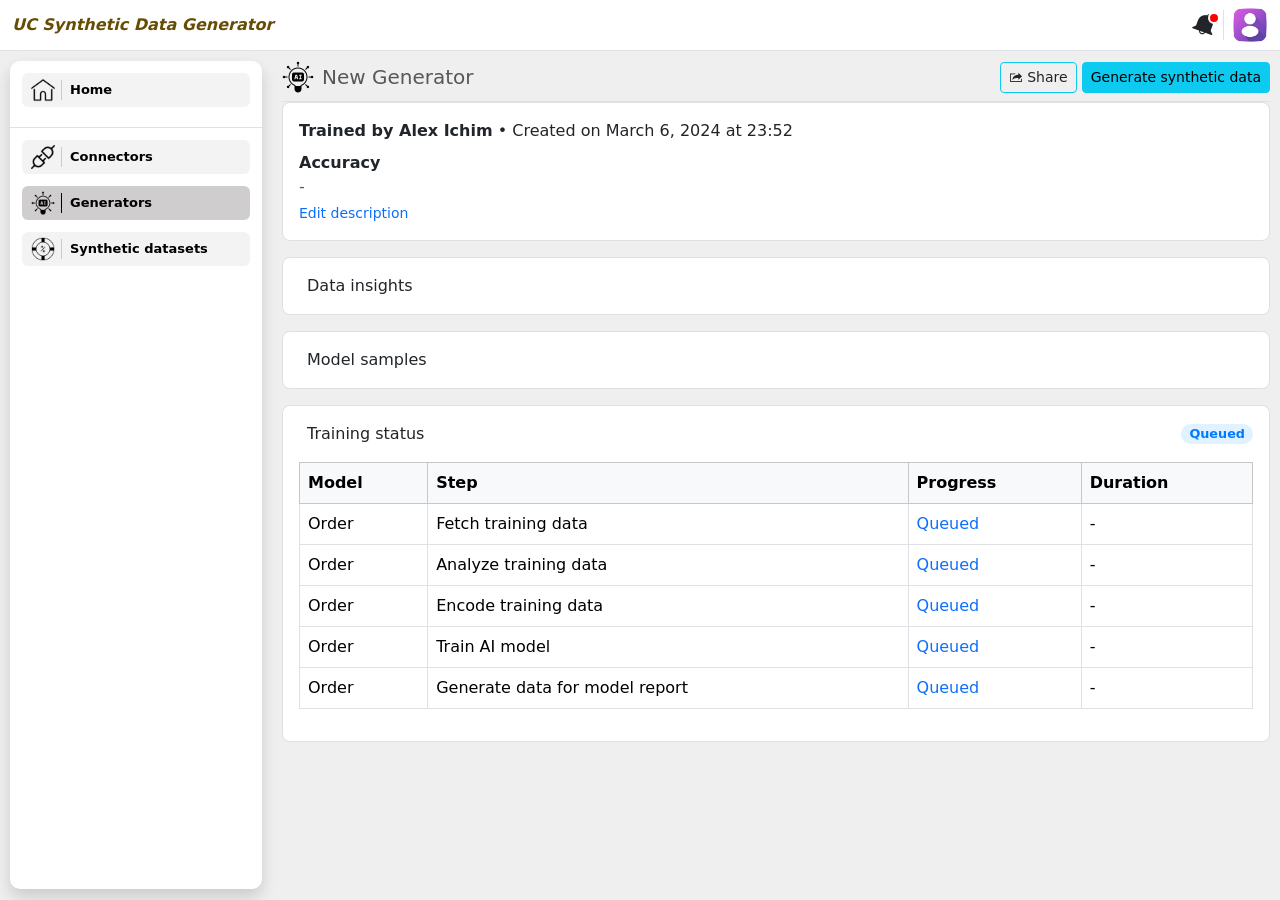
<file: start-training.html>
﻿<!doctype html>
<html lang="en">
<head>
    <meta charset="utf-8">
    <meta name="viewport" content="width=device-width, initial-scale=1">
    <title>Bootstrap demo</title>
    <!-- bootstrap@5.3.2 -->
    <link rel="stylesheet" href="assets/css/bootstrap.css">
    <link rel="stylesheet" href="assets/css/icofont.css" rel="stylesheet" />
    <link rel="stylesheet" href="assets/css/style.css" rel="stylesheet" />
    <style>
        .card-section {
            border: 1px solid #e0e0e0;
            border-radius: 8px;
            padding: 16px;
            margin-bottom: 16px;
        }

        .collapsible-header {
            cursor: pointer;
        }

        .section-title {
            font-weight: 500;
        }

        .badge-queued {
            background-color: #e0f2ff;
            color: #007bff;
            font-size: 0.8rem;
        }

        .table td, .table th {
            vertical-align: middle;
        }
    </style>
</head>
<body>
    <section class="bg-white border-bottom">
        <div class="container-fluid">
            <div class="row align-items-center headRow">
                <div class="col-md">
                    <div class="logoBox">
                        <a href="#" class="text-warning-emphasis">UC Synthetic Data Generator</a>
                    </div>
                </div>
                <div class="col-md">
                    <div class="ms-auto">
                        <div class="d-flex justify-content-end align-items-center">
                            <div class="dropdown topDropdowns border-end pe-2 me-2">
                                <a class="notifctnBell" href="#" role="button" data-bs-toggle="dropdown" aria-expanded="false">
                                    <span>
                                        <i class="icofont-notification text-dark"></i>
                                        <span class="blinkBell"></span>
                                    </span>
                                </a>

                                <ul class="dropdown-menu bg-light shadow dropdown-menu-end">
                                    <li><a class="dropdown-item" href="#">Profile</a></li>
                                    <li><a class="dropdown-item" href="#">Settings</a></li>
                                    <li><a class="dropdown-item" href="#">Logout</a></li>
                                </ul>
                            </div>
                            <div class="dropdown topDropdowns">
                                <a class="" href="#" role="button" data-bs-toggle="dropdown" aria-expanded="false">
                                    <img src="assets/img/icons/profile.png" height="36" />
                                </a>

                                <ul class="dropdown-menu bg-light shadow dropdown-menu-end">
                                    <li><a class="dropdown-item" href="#">Profile</a></li>
                                    <li><a class="dropdown-item" href="#">Settings</a></li>
                                    <li><a class="dropdown-item" href="#">Logout</a></li>
                                </ul>
                            </div>
                        </div>
                    </div>
                </div>
            </div>
        </div>
    </section>
    <section class="mainSection">
        <div class="sidebar shadow">
            <div class="border-bottom pb-2 mb-2 menuSide">
                <a href="#" class="">
                    <img src="assets/img/icons/home.png" />
                    <span class="menuTxt">Home</span>
                </a>
            </div>
            <div class="menuSide">
                <a href="#" class="">
                    <img src="assets/img/icons/plug-in.png" />
                    <span class="menuTxt">Connectors</span>
                </a>
                <a href="#" class="active">
                    <img src="assets/img/icons/creative.png" />
                    <span class="menuTxt">Generators</span>
                </a>
                <a href="#" class="">
                    <img src="assets/img/icons/analysis.png" />
                    <span class="menuTxt">Synthetic datasets</span>
                </a>
            </div>
        </div>
        <div class="contentArea">
            <div>
                <!--  -->
                <div class="d-flex align-items-center border-bottom pb-2 justify-content-between">
                    <div class="d-flex align-items-center">
                        <img src="assets/img/icons/creative.png" />
                        <h5 class="mb-0 text-body-secondary ms-2"> New Generator</h5>
                    </div>
                    <div>
                        <a href="" data-bs-toggle="modal" data-bs-target="#exampleModal" class="btn btn-outline-info btn-sm text-dark"><i class="icofont-share-alt"></i> Share</a>
                        <a href="Generate-synthetic-data.html" class="btn btn-info btn-sm">Generate synthetic data</a>
                    </div>
                </div>
                <div>
                    <!-- Header Info -->
                    <div class="card-section bg-white">
                        <div class="d-flex justify-content-between align-items-center">
                            <div>
                                <strong>Trained by Alex Ichim</strong> • Created on March 6, 2024 at 23:52
                            </div>
                            <div>
                                <i class="bi bi-three-dots-vertical"></i>
                            </div>
                        </div>
                        <div class="mt-2">
                            <div><strong>Accuracy</strong></div>
                            <div class="text-muted">-</div>
                            <div class="text-primary small mt-1"><i class="bi bi-pencil"></i> Edit description</div>
                        </div>
                    </div>

                    <!-- Collapsible Section: Data Insights -->
                    <div class="card-section bg-white">
                        <div class="collapsible-header d-flex justify-content-between align-items-center" data-bs-toggle="collapse" data-bs-target="#dataInsights">
                            <span class="section-title"><i class="bi bi-clipboard-data me-2"></i>Data insights</span>
                            <i class="bi bi-chevron-down"></i>
                        </div>
                        <div class="collapse" id="dataInsights">
                            <div class="mt-3 text-muted">Data insights will be available once the training status is Ready.</div>
                        </div>
                    </div>

                    <!-- Collapsible Section: Model Samples -->
                    <div class="card-section bg-white">
                        <div class="collapsible-header d-flex justify-content-between align-items-center" data-bs-toggle="collapse" data-bs-target="#modelSamples">
                            <span class="section-title"><i class="bi bi-table me-2"></i>Model samples</span>
                            <i class="bi bi-chevron-down"></i>
                        </div>
                        <div class="collapse" id="modelSamples">
                            <div class="mt-3 text-muted">Model samples will be available once the training status is Ready.</div>
                        </div>
                    </div>

                    <!-- Collapsible Section: Training Status -->
                    <div class="card-section bg-white">
                        <div class="collapsible-header d-flex justify-content-between align-items-center" data-bs-toggle="collapse" data-bs-target="#trainingStatus">
                            <span class="section-title"><i class="bi bi-graph-up-arrow me-2"></i>Training status</span>
                            <span class="badge badge-queued px-2 py-1 rounded-pill">Queued</span>
                        </div>
                        <div class="collapse show mt-3" id="trainingStatus">
                            <table class="table table-bordered mt-3">
                                <thead class="table-light">
                                    <tr>
                                        <th>Model</th>
                                        <th>Step</th>
                                        <th>Progress</th>
                                        <th>Duration</th>
                                    </tr>
                                </thead>
                                <tbody>
                                    <tr>
                                        <td>Order</td>
                                        <td>Fetch training data</td>
                                        <td><span class="text-primary"><i class="bi bi-clock"></i> Queued</span></td>
                                        <td>-</td>
                                    </tr>
                                    <tr>
                                        <td>Order</td>
                                        <td>Analyze training data</td>
                                        <td><span class="text-primary"><i class="bi bi-clock"></i> Queued</span></td>
                                        <td>-</td>
                                    </tr>
                                    <tr>
                                        <td>Order</td>
                                        <td>Encode training data</td>
                                        <td><span class="text-primary"><i class="bi bi-clock"></i> Queued</span></td>
                                        <td>-</td>
                                    </tr>
                                    <tr>
                                        <td>Order</td>
                                        <td>Train AI model <i class="bi bi-gem ms-1 text-info"></i></td>
                                        <td><span class="text-primary"><i class="bi bi-clock"></i> Queued</span></td>
                                        <td>-</td>
                                    </tr>
                                    <tr>
                                        <td>Order</td>
                                        <td>Generate data for model report</td>
                                        <td><span class="text-primary"><i class="bi bi-clock"></i> Queued</span></td>
                                        <td>-</td>
                                    </tr>
                                </tbody>
                            </table>
                        </div>
                    </div>
                </div>
                <!--  -->
            </div>
        </div>
    </section>
    <!-- Modal -->
    <div class="modal fade" id="exampleModal" tabindex="-1" aria-labelledby="exampleModalLabel" aria-hidden="true">
        <div class="modal-dialog modal-dialog-centered">
            <div class="modal-content">
                <div class="modal-header">
                    <h1 class="modal-title fs-5" id="exampleModalLabel">Share "New generator"</h1>
                    <button type="button" class="btn-close" data-bs-dismiss="modal" aria-label="Close"></button>
                </div>
                <div class="modal-body">
                    <div>
                        <p class="text-body-tertiary">Share by adding someone's email. When they sign in, they will see the shared resourve. No email will be sent.</p>
                        <div>
                            <div class="input-group mb-3">
                                <input type="text" class="form-control" placeholder="Enter email address" aria-label="Recipient's username" aria-describedby="button-addon2">
                                <button class="btn btn-outline-secondary" type="button" id="button-addon2">Add</button>
                            </div>

                        </div>
                    </div>
                </div>
                <div class="modal-footer">
                    <button type="button" class="btn btn-secondary" data-bs-dismiss="modal">Close</button>
                    <button type="button" class="btn btn-primary">Save changes</button>
                </div>
            </div>
        </div>
    </div>

    <script src="https://ajax.googleapis.com/ajax/libs/jquery/3.6.0/jquery.min.js"></script>
    <!-- bootstrap@5.3.2 -->
    <script src="https://cdn.jsdelivr.net/npm/@popperjs/core@2.11.8/dist/umd/popper.min.js" integrity="sha384-I7E8VVD/ismYTF4hNIPjVp/Zjvgyol6VFvRkX/vR+Vc4jQkC+hVqc2pM8ODewa9r" crossorigin="anonymous"></script>
    <script src="assets/js/bootstrap.min.js"></script>
    <!--<script src="assets/js/bootstrap.bundle.min.js"></script>-->

</body>
</html>
</file>
<file: assets/css/style.css>
a{
    text-decoration:none;   
}
body {
    background-color: #efefef;
}
.headRow {
    height: 50px;
}
.logoBox{

}
    .logoBox a {
        color: #6142a8;
        font-weight: 700;
        font-size: font-sty;
        font-style: italic;
    }
    .logoBox a:hover{

    }
    .topDropdowns .dropdown-menu {
        border: none;
    }

    .topDropdowns .dropdown-menu li {
        border-bottom: 1px solid #bebebe;
    }

        .topDropdowns .dropdown-menu li:last-child {
            border-bottom: none;
        }

        .topDropdowns .dropdown-menu li a {
            font-size: 14px;
            font-weight: 600;
            padding: 14px 17px;
        }

            .topDropdowns .dropdown-menu li a:hover {
                color: #141414;
                background-color: #dddddd;
            }
.notifctnBell > span {
    display: block;
    font-size: 24px;
    /* color: yellow; */
    position: relative;
    line-height: 30px;
    cursor: pointer;
}

    .notifctnBell > span i {
    }

.blinkBell {
    width: 12px;
    height: 12px;
    top: 2px;
    position: absolute;
    background-color: red;
    border-radius: 50%;
    right: -5px;
    border: 2px solid #fff;
    animation: blink-animation 1s steps(2, start) infinite;
    -webkit-animation: blink-animation 1s steps(2, start) infinite;
}

@keyframes blink-animation {
    to {
        visibility: hidden;
    }
}
.mainSection {
    display: flex;
    padding: 10px;
    position: relative;
    z-index: 1;
}
    .mainSection::before {
        /*content: '';*/
        position: absolute;
        top: 0;
        left: 0;
        right: 0;
        height: 50px;
        z-index: -1;

        background: #0F2027; /* fallback for old browsers */
        background: -webkit-linear-gradient(to right, #2C5364, #203A43, #0F2027); /* Chrome 10-25, Safari 5.1-6 */
        background: linear-gradient(to right, #2C5364, #203A43, #0F2027); /* W3C, IE 10+/ Edge, Firefox 16+, Chrome 26+, Opera 12+, Safari 7+ */
    }
    .mainSection > div {
    }
.sidebar {
    height: calc(100vh - 72px);
    background-color: #fff;
    width: 20%;
    border-radius: 10px;
    overflow-y: auto;
}
.contentArea {
    min-height: calc(100vh - 72px);
    width: 80%;
    padding-left: 20px;
}
    .contentArea > div {
        min-height: calc(100vh - 72px);
        /*background-color: #efefef;
        border-radius: 10px;*/
    }
.menuSide{

}
    .menuSide a {
        display: flex;
        align-items: center;
        background-color: #f3f3f3;
        margin: 12px;
        border-radius: 6px;
        padding: 4px 8px;
        border: 1px solid transparent;
    }
    .menuSide a img {
        height: 24px;
        margin-right: 6px;
    }
    .menuSide a span {
        color: #000;
        font-size: 13px;
        font-weight: 600;
        display: inline-block;
        border-left: 1px solid #cbc9c9;
        padding-left: 8px;
    }
        .menuSide a.active {
            background-color: #cfcdcd;
        }
        .menuSide a:hover {
            background-color: #cfcdcd;
        }
            .menuSide a:hover .menuTxt, .menuSide a.active .menuTxt {
                border-color: #000;
            }
</file>
